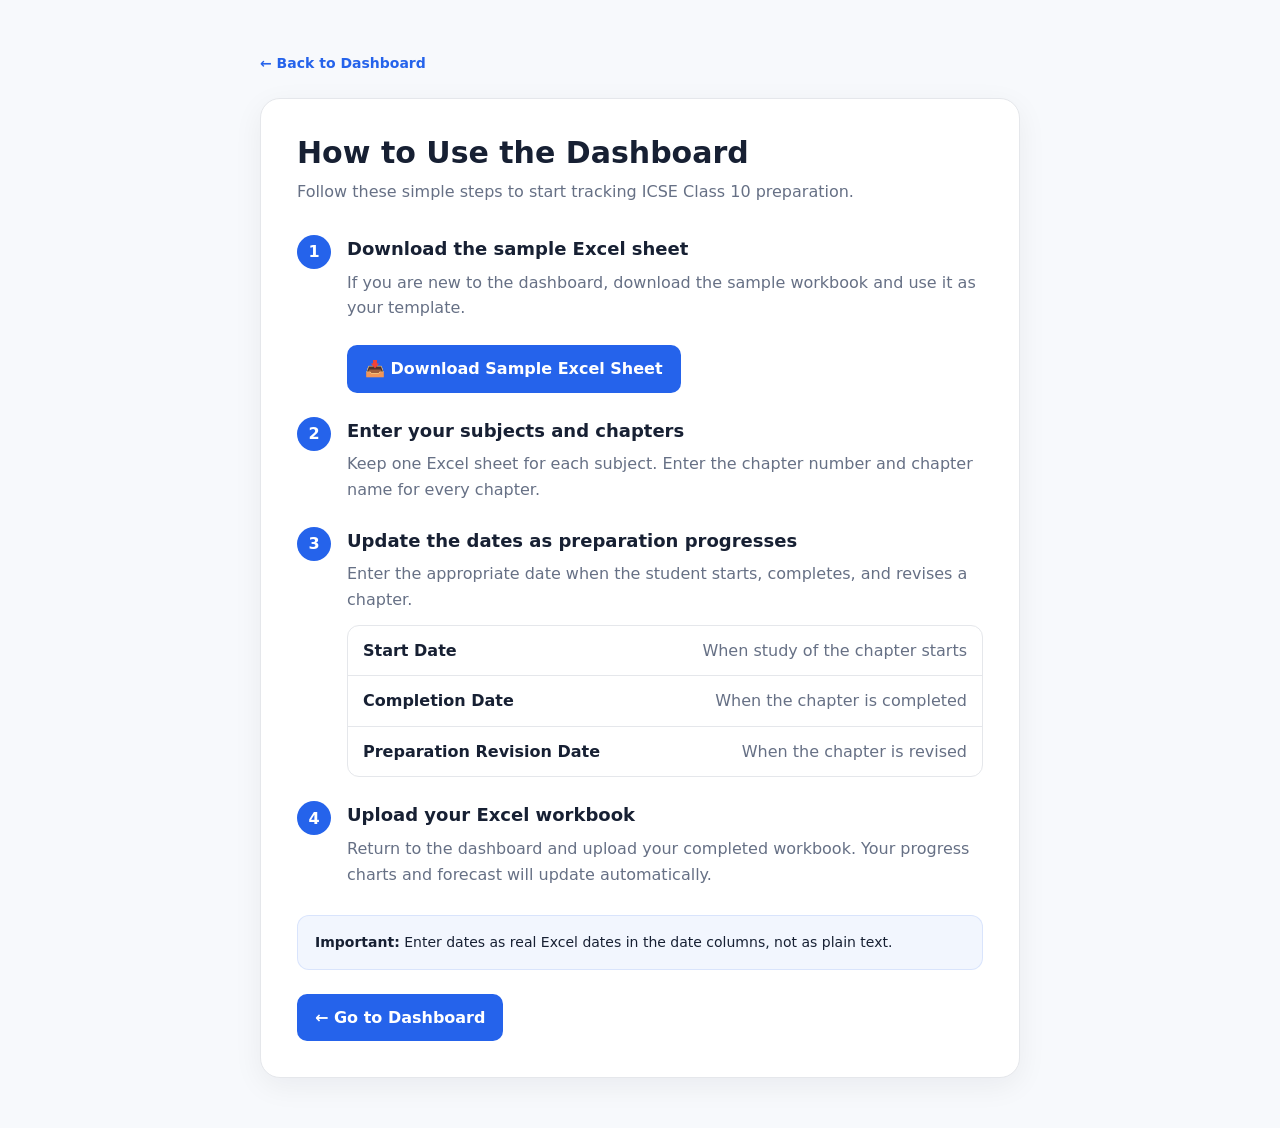
<file: instructions.html>
<!DOCTYPE html>
<html lang="en">
<head>
  <meta charset="UTF-8">
  <meta name="viewport" content="width=device-width, initial-scale=1.0">

  <title>How to Use | ICSE Class 10 Preparation Dashboard</title>

  <style>
    :root {
      --bg: #f7f9fc;
      --card: #ffffff;
      --text: #172033;
      --muted: #667085;
      --accent: #2563eb;
      --border: #e5e7eb;
    }

    * {
      box-sizing: border-box;
    }

    body {
      margin: 0;
      font-family: system-ui, -apple-system, BlinkMacSystemFont,
        "Segoe UI", sans-serif;
      background: var(--bg);
      color: var(--text);
      line-height: 1.6;
    }

    .page {
      width: min(760px, calc(100% - 32px));
      margin: 50px auto;
    }

    .card {
      background: var(--card);
      border: 1px solid var(--border);
      border-radius: 20px;
      padding: 36px;
      box-shadow: 0 8px 30px rgba(15, 23, 42, 0.06);
    }

    .back {
      display: inline-block;
      margin-bottom: 24px;
      color: var(--accent);
      text-decoration: none;
      font-size: 14px;
      font-weight: 600;
    }

    .back:hover {
      text-decoration: underline;
    }

    h1 {
      margin: 0 0 8px;
      font-size: 30px;
      line-height: 1.2;
    }

    .intro {
      margin: 0 0 30px;
      color: var(--muted);
      font-size: 16px;
    }

    .step {
      display: flex;
      gap: 16px;
      margin: 24px 0;
    }

    .number {
      width: 34px;
      height: 34px;
      min-width: 34px;
      border-radius: 50%;
      background: var(--accent);
      color: white;
      display: flex;
      align-items: center;
      justify-content: center;
      font-weight: 700;
    }

    .step-content h2 {
      margin: 0 0 6px;
      font-size: 18px;
    }

    .step-content p {
      margin: 0;
      color: var(--muted);
    }

    .columns {
      margin-top: 12px;
      border: 1px solid var(--border);
      border-radius: 12px;
      overflow: hidden;
    }

    .column {
      display: flex;
      justify-content: space-between;
      gap: 20px;
      padding: 12px 15px;
      border-bottom: 1px solid var(--border);
    }

    .column:last-child {
      border-bottom: none;
    }

    .column strong {
      font-weight: 600;
    }

    .column span {
      color: var(--muted);
      text-align: right;
    }

    .note {
      margin-top: 28px;
      padding: 15px 17px;
      border-radius: 12px;
      background: rgba(37, 99, 235, 0.06);
      border: 1px solid rgba(37, 99, 235, 0.12);
      font-size: 14px;
    }

    .button {
      display: inline-block;
      margin-top: 24px;
      padding: 11px 18px;
      border-radius: 10px;
      background: var(--accent);
      color: white;
      text-decoration: none;
      font-weight: 600;
    }

    .button:hover {
      opacity: 0.92;
    }

    @media (max-width: 600px) {
      .page {
        margin: 24px auto;
      }

      .card {
        padding: 24px 20px;
      }

      h1 {
        font-size: 25px;
      }

      .column {
        display: block;
      }

      .column span {
        display: block;
        margin-top: 3px;
        text-align: left;
      }
    }
  </style>
</head>

<body>

  <main class="page">

    <a href="index.html" class="back">
      ← Back to Dashboard
    </a>

    <section class="card">

      <h1>How to Use the Dashboard</h1>

      <p class="intro">
        Follow these simple steps to start tracking ICSE Class 10
        preparation.
      </p>


      <div class="step">

        <div class="number">1</div>

        <div class="step-content">

          <h2>Download the sample Excel sheet</h2>

          <p>
            If you are new to the dashboard, download the sample
            workbook and use it as your template.
          </p>

          <a
            href="Sample_Excel_Sheet_for_Exam_Preparation_Analysis_Website.xlsx"
            download="Sample_Excel_Sheet_for_Exam_Preparation_Analysis_Website.xlsx"
            class="button">

            📥 Download Sample Excel Sheet

          </a>

        </div>

      </div>


      <div class="step">

        <div class="number">2</div>

        <div class="step-content">

          <h2>Enter your subjects and chapters</h2>

          <p>
            Keep one Excel sheet for each subject. Enter the
            chapter number and chapter name for every chapter.
          </p>

        </div>

      </div>


      <div class="step">

        <div class="number">3</div>

        <div class="step-content">

          <h2>Update the dates as preparation progresses</h2>

          <p>
            Enter the appropriate date when the student starts,
            completes, and revises a chapter.
          </p>

          <div class="columns">

            <div class="column">
              <strong>Start Date</strong>
              <span>When study of the chapter starts</span>
            </div>

            <div class="column">
              <strong>Completion Date</strong>
              <span>When the chapter is completed</span>
            </div>

            <div class="column">
              <strong>Preparation Revision Date</strong>
              <span>When the chapter is revised</span>
            </div>

          </div>

        </div>

      </div>


      <div class="step">

        <div class="number">4</div>

        <div class="step-content">

          <h2>Upload your Excel workbook</h2>

          <p>
            Return to the dashboard and upload your completed
            workbook. Your progress charts and forecast will
            update automatically.
          </p>

        </div>

      </div>


      <div class="note">
        <strong>Important:</strong>
        Enter dates as real Excel dates in the date columns,
        not as plain text.
      </div>


      <a href="index.html" class="button">
        ← Go to Dashboard
      </a>

    </section>

  </main>

</body>
</html>
</file>
